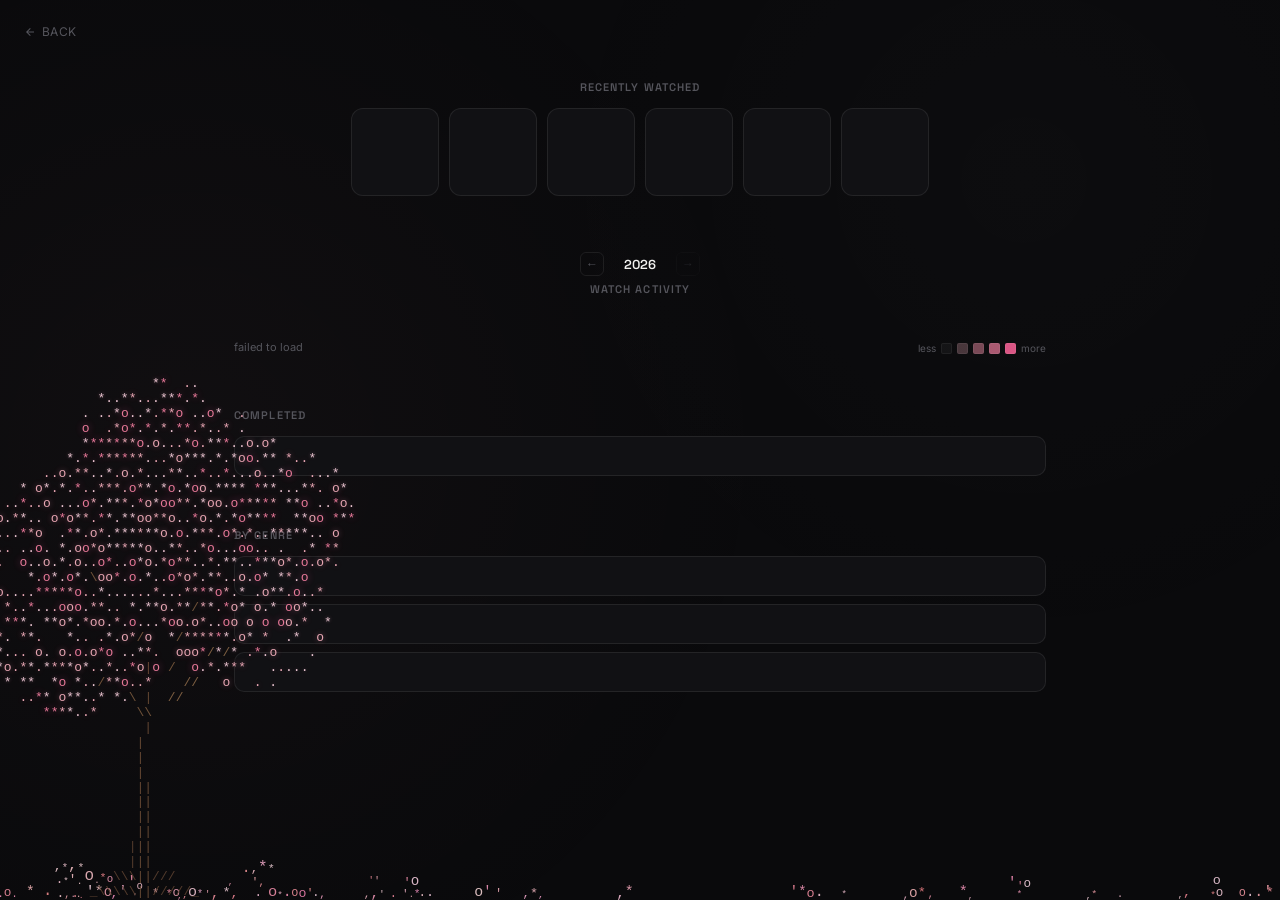
<file: anime/index.html>
<!DOCTYPE html>
<html lang="en">
<head>
<meta charset="UTF-8">
<meta name="viewport" content="width=device-width, initial-scale=1.0">
<title>satori / anime</title>
<link rel="icon" href="https://segs.lol/IEPPV1.png">
<link rel="preconnect" href="https://fonts.googleapis.com">
<link rel="preconnect" href="https://fonts.gstatic.com" crossorigin>
<link href="https://fonts.googleapis.com/css2?family=Space+Grotesk:wght@400;500;600;700&family=Inter:wght@400;500;600&display=swap" rel="stylesheet">
<style>
  :root {
    --bg:          #0a0a0c;
    --card:        #111114;
    --line:        rgba(255,255,255,0.08);
    --line-strong: rgba(255,255,255,0.22);
    --glow:        rgba(255,255,255,0.06);
    --glow-strong: rgba(255,255,255,0.14);
    --text:        #f2f2f0;
    --text-dim:    #8a8a8f;
    --text-dimmer: #55555c;
  }

  * { box-sizing: border-box; margin: 0; padding: 0; }

  html, body {
    background: var(--bg);
    color: var(--text);
    font-family: 'Inter', sans-serif;
    min-height: 100vh;
  }

  body::before {
    content: "";
    position: fixed; inset: 0;
    background-image:
      radial-gradient(circle at 15% 50%, rgba(255,182,193,0.03), transparent 50%),
      radial-gradient(circle at 80% 20%, rgba(255,255,255,0.015), transparent 40%);
    pointer-events: none; z-index: 0;
  }

  .page {
    position: relative; z-index: 1;
    max-width: 860px; margin: 0 auto;
    padding: 80px 24px 100px;
  }

  /* ── back link ── */
  .back-link {
    position: fixed; top: 24px; left: 24px;
    display: inline-flex; align-items: center; gap: 6px;
    text-decoration: none; color: var(--text-dimmer);
    font-size: 12px; letter-spacing: 0.04em; text-transform: uppercase;
    transition: color 0.2s; z-index: 10;
  }
  .back-link:hover { color: var(--text-dim); }
  .back-link svg { width: 12px; height: 12px; }

  /* ── section label ── */
  .section-label {
    font-family: 'Space Grotesk', sans-serif;
    font-size: 11px; font-weight: 600;
    letter-spacing: 0.1em; text-transform: uppercase;
    color: var(--text-dimmer); margin-bottom: 14px;
  }
  .section-label.centered { text-align: center; }

  /* ── recently watched slider ── */
  .slider-wrap { position: relative; margin-bottom: 52px; }

  .slider {
    display: flex; gap: 10px;
    overflow-x: auto; overflow-y: visible;
    scroll-snap-type: x mandatory;
    -webkit-overflow-scrolling: touch;
    scrollbar-width: none; padding-bottom: 4px;
    padding-left:  calc((100% - (88px * 6 + 10px * 5)) / 2);
    padding-right: calc((100% - (88px * 6 + 10px * 5)) / 2);
  }
  .slider::-webkit-scrollbar { display: none; }

  .anime-card {
    position: relative;
    flex: 0 0 88px; width: 88px; height: 88px;
    scroll-snap-align: start; border-radius: 12px;
    cursor: default; z-index: 1;
    transition: flex-basis 0.25s ease, width 0.25s ease;
    display: flex; align-items: stretch;
  }
  .anime-card:hover { flex-basis: 248px; width: 248px; overflow: visible; z-index: 10; }

  .anime-art {
    width: 88px; height: 88px; border-radius: 12px;
    object-fit: cover; display: block;
    background: #1a1a1e; flex-shrink: 0;
    transition: border-radius 0.25s ease;
  }
  .anime-card:hover .anime-art { border-radius: 12px 0 0 12px; }

  .anime-art-placeholder {
    width: 88px; height: 88px; border-radius: 12px;
    background: #1a1a1e; display: flex; align-items: center;
    justify-content: center; color: var(--text-dimmer);
    font-size: 22px; flex-shrink: 0;
    transition: border-radius 0.25s ease;
  }
  .anime-card:hover .anime-art-placeholder { border-radius: 12px 0 0 12px; }

  .anime-info {
    width: 0; height: 88px;
    display: flex; flex-direction: column; justify-content: center;
    padding: 0; background: rgba(14,14,18,0.92);
    backdrop-filter: blur(10px); -webkit-backdrop-filter: blur(10px);
    border: 1px solid var(--line-strong); border-left: none;
    border-radius: 0 12px 12px 0;
    overflow: hidden; opacity: 0;
    transition: width 0.25s ease, opacity 0.2s ease, padding 0.25s ease;
    white-space: nowrap; flex-shrink: 0;
  }
  .anime-card:hover .anime-info { width: 160px; opacity: 1; padding: 0 14px; }

  .anime-title {
    font-family: 'Space Grotesk', sans-serif;
    font-size: 12px; font-weight: 600; color: var(--text);
    white-space: nowrap; overflow: hidden; text-overflow: ellipsis;
    margin-bottom: 3px;
  }
  .anime-ep   { font-size: 11px; color: var(--text-dim); white-space: nowrap; overflow: hidden; text-overflow: ellipsis; }
  .anime-time { font-size: 10px; color: var(--text-dimmer); margin-top: 4px; }

  /* ── heatmap ── */
  .heatmap-section { margin-bottom: 52px; }

  .heatmap-header {
    display: flex; align-items: center; justify-content: center;
    gap: 16px; margin-bottom: 6px;
  }
  .heatmap-year {
    font-family: 'Space Grotesk', sans-serif;
    font-size: 13px; font-weight: 600; color: var(--text);
    min-width: 40px; text-align: center;
  }
  .year-btn {
    background: none; border: 1px solid var(--line);
    border-radius: 6px; color: var(--text-dimmer);
    width: 24px; height: 24px; cursor: pointer;
    display: flex; align-items: center; justify-content: center;
    transition: border-color 0.2s, color 0.2s; font-size: 12px; flex-shrink: 0;
  }
  .year-btn:hover { border-color: var(--line-strong); color: var(--text); }
  .year-btn:disabled { opacity: 0.3; cursor: not-allowed; }

  .heatmap-outer { overflow-x: auto; scrollbar-width: none; padding-bottom: 4px; }
  .heatmap-outer::-webkit-scrollbar { display: none; }

  .heatmap-inner { width: max-content; margin: 0 auto; }

  .heatmap-month-row {
    display: flex; gap: 3px;
    margin-bottom: 4px; position: relative; height: 14px;
  }
  .heatmap-month-label {
    position: absolute;
    font-size: 10px; color: var(--text-dimmer);
    font-family: 'Space Grotesk', sans-serif; letter-spacing: 0.04em;
    line-height: 14px;
  }

  .heatmap-grid { display: flex; gap: 3px; }
  .heatmap-col  { display: flex; flex-direction: column; gap: 3px; }

  .heatmap-cell {
    width: 11px; height: 11px; border-radius: 2px;
    background: rgba(255,255,255,0.04);
    border: 1px solid rgba(255,255,255,0.04);
    cursor: default; transition: border-color 0.15s;
  }
  .heatmap-cell:hover { border-color: rgba(255,255,255,0.3); }
  .heatmap-cell[data-level="1"] { background: rgba(255,183,197,0.25); border-color: rgba(255,183,197,0.12); }
  .heatmap-cell[data-level="2"] { background: rgba(255,150,175,0.45); border-color: rgba(255,150,175,0.22); }
  .heatmap-cell[data-level="3"] { background: rgba(255,133,168,0.65); border-color: rgba(255,133,168,0.35); }
  .heatmap-cell[data-level="4"] { background: rgba(255,100,155,0.85); border-color: rgba(255,100,155,0.45); box-shadow: 0 0 6px rgba(255,100,155,0.25); }

  .heatmap-tooltip {
    position: fixed; z-index: 100;
    background: var(--card); border: 1px solid var(--line-strong);
    border-radius: 8px; padding: 6px 10px;
    font-size: 11px; color: var(--text-dim);
    pointer-events: none; white-space: nowrap;
    box-shadow: 0 4px 16px rgba(0,0,0,0.5);
    opacity: 0; transition: opacity 0.1s;
  }
  .heatmap-tooltip.visible { opacity: 1; }
  .heatmap-tooltip strong { color: var(--text); font-family: 'Space Grotesk', sans-serif; }

  /* day card — shown instead of the plain tooltip when a day has watch entries */
  .heatmap-daycard {
    position: fixed; z-index: 100;
    background: var(--card); border: 1px solid var(--line-strong);
    border-radius: 10px; padding: 10px;
    box-shadow: 0 8px 24px rgba(0,0,0,0.55);
    opacity: 0; transition: opacity 0.12s;
    pointer-events: none; width: 220px;
    max-height: 280px; overflow-y: auto;
  }
  .heatmap-daycard.visible { opacity: 1; }
  .heatmap-daycard::-webkit-scrollbar { width: 5px; }
  .heatmap-daycard::-webkit-scrollbar-thumb { background: rgba(255,182,193,0.25); border-radius: 3px; }
  .heatmap-daycard::-webkit-scrollbar-track { background: transparent; }

  .daycard-date {
    font-family: 'Space Grotesk', sans-serif;
    font-size: 11px; font-weight: 600; color: var(--text-dim);
    margin-bottom: 8px; padding: 0 2px;
  }
  .daycard-row {
    display: flex; align-items: center; gap: 9px;
    padding: 5px 2px;
  }
  .daycard-row + .daycard-row { border-top: 1px solid var(--line); }
  .daycard-cover {
    width: 30px; height: 42px; border-radius: 4px;
    object-fit: cover; background: #1a1a1e; flex-shrink: 0;
  }
  .daycard-cover-placeholder {
    width: 30px; height: 42px; border-radius: 4px;
    background: #1a1a1e; flex-shrink: 0;
    display: flex; align-items: center; justify-content: center;
    color: var(--text-dimmer); font-size: 12px;
  }
  .daycard-info { flex: 1; min-width: 0; }
  .daycard-title {
    font-family: 'Space Grotesk', sans-serif;
    font-size: 11px; font-weight: 600; color: var(--text);
    white-space: nowrap; overflow: hidden; text-overflow: ellipsis;
    margin-bottom: 2px;
  }
  .daycard-ep { font-size: 10px; color: var(--text-dimmer); }

  .heatmap-footer {
    display: flex; align-items: center; justify-content: space-between;
    margin-top: 8px;
  }
  .heatmap-loading { font-size: 11px; color: var(--text-dimmer); min-height: 16px; }
  .heatmap-legend  { display: flex; align-items: center; gap: 5px; font-size: 10px; color: var(--text-dimmer); }
  .legend-cell {
    width: 11px; height: 11px; border-radius: 2px;
    border: 1px solid rgba(255,255,255,0.06);
  }

  /* ── stat bars ── */
  .stats-section { margin-bottom: 52px; }
  .stat-bar-group { display: flex; flex-direction: column; gap: 8px; }

  .stat-bar-item { display: flex; flex-direction: column; }

  .stat-bar-header {
    display: flex; align-items: center; justify-content: space-between;
    padding: 9px 12px;
    background: var(--card); border: 1px solid var(--line);
    border-radius: 10px; cursor: pointer;
    transition: border-color 0.2s, background 0.2s, border-radius 0.15s;
    user-select: none;
  }
  .stat-bar-item.open .stat-bar-header {
    border-radius: 10px 10px 0 0;
    border-bottom-color: transparent;
    background: #141418; border-color: var(--line-strong);
  }
  .stat-bar-header:hover { border-color: var(--line-strong); background: #141418; }

  .stat-bar-left { display: flex; align-items: center; gap: 10px; flex: 1; min-width: 0; }
  .stat-bar-label {
    font-family: 'Space Grotesk', sans-serif;
    font-size: 13px; font-weight: 600; color: var(--text);
    white-space: nowrap; overflow: hidden; text-overflow: ellipsis;
  }
  .stat-bar-track {
    flex: 1; height: 4px; background: rgba(255,255,255,0.06);
    border-radius: 2px; overflow: hidden; min-width: 40px;
  }
  .stat-bar-fill {
    height: 100%; border-radius: 2px;
    background: linear-gradient(90deg, rgba(255,133,168,0.7), rgba(255,183,197,0.9));
    width: 0; transition: width 0.6s cubic-bezier(0.16,1,0.3,1);
  }
  .stat-bar-count {
    font-family: 'Space Grotesk', sans-serif;
    font-size: 12px; font-weight: 600; color: var(--text-dim);
    flex-shrink: 0; margin-left: 10px;
  }
  .stat-bar-chevron {
    color: var(--text-dimmer); font-size: 10px; flex-shrink: 0;
    margin-left: 8px; transition: transform 0.2s;
  }
  .stat-bar-item.open .stat-bar-chevron { transform: rotate(180deg); }

  /* ── expanded list ── */
  .stat-bar-expanded {
    display: none;
    background: #0d0d10;
    border: 1px solid var(--line-strong); border-top: none;
    border-radius: 0 0 10px 10px; overflow: hidden;
  }
  .stat-bar-item.open .stat-bar-expanded { display: block; }

  .expanded-list {
    display: flex; flex-direction: column;
    max-height: 660px; overflow-y: auto;
    scrollbar-width: thin;
    scrollbar-color: rgba(255,182,193,0.45) transparent;
  }
  .expanded-list::-webkit-scrollbar { width: 6px; }
  .expanded-list::-webkit-scrollbar-thumb {
    background: rgba(255,182,193,0.25); border-radius: 3px;
  }
  .expanded-list::-webkit-scrollbar-thumb:hover {
    background: rgba(255,182,193,0.4);
  }
  .expanded-list::-webkit-scrollbar-track { background: transparent; }

  .expanded-item {
    display: flex; align-items: center; gap: 12px;
    padding: 10px 14px; border-bottom: 1px solid var(--line);
    text-decoration: none; color: inherit; transition: background 0.15s;
  }
  .expanded-item:last-child { border-bottom: none; }
  .expanded-item:hover { background: rgba(255,255,255,0.03); }

  .expanded-cover {
    width: 42px; height: 60px; border-radius: 5px;
    object-fit: cover; background: #1a1a1e; flex-shrink: 0;
  }
  .expanded-cover-placeholder {
    width: 42px; height: 60px; border-radius: 5px;
    background: #1a1a1e; flex-shrink: 0;
    display: flex; align-items: center; justify-content: center;
    color: var(--text-dimmer); font-size: 16px;
  }
  .expanded-info { flex: 1; min-width: 0; }
  .expanded-title {
    font-family: 'Space Grotesk', sans-serif;
    font-size: 13px; font-weight: 600; color: var(--text);
    white-space: nowrap; overflow: hidden; text-overflow: ellipsis; margin-bottom: 4px;
  }
  .expanded-meta { font-size: 12px; color: var(--text-dimmer); }
  .expanded-score {
    font-family: 'Space Grotesk', sans-serif;
    font-size: 13px; font-weight: 700; color: var(--text-dim); flex-shrink: 0;
  }

  /* ── shimmer loading ── */
  .shimmer {
    background: var(--card); border: 1px solid var(--line);
    border-radius: 12px; animation: shimmer 1.5s ease-in-out infinite;
  }
  @keyframes shimmer { 0%,100% { opacity: 0.4; } 50% { opacity: 0.8; } }

  /* ── blossom tree ── */
  .blossom-tree {
    position: fixed; left: -4px; bottom: 0;
    font-family: 'Courier New', monospace;
    font-size: 13px; line-height: 1.15; letter-spacing: 0;
    white-space: pre; pointer-events: none; user-select: none;
    z-index: 3; opacity: 0.90;
  }
  .blossom-tree .trunk        { color: #6b4c36; }
  .blossom-tree .branch       { color: #8a6848; }
  .blossom-tree .branch-thin  { color: #7a5a3e; }
  .blossom-tree .blossom      { color: #ffb7c5; text-shadow: 0 0 6px rgba(255,150,180,0.5); }
  .blossom-tree .blossom-deep { color: #ff85a8; text-shadow: 0 0 8px rgba(255,100,160,0.6); }
  .blossom-tree .blossom-pale { color: #ffd6e3; text-shadow: 0 0 4px rgba(255,180,210,0.4); }
  .blossom-tree .root         { color: #5a4030; }
  @media (max-width: 860px) { .blossom-tree { font-size: 10px; } }

  .petal {
    position: fixed; font-family: 'Courier New', monospace;
    pointer-events: none; user-select: none; z-index: 4;
    font-size: 13px; line-height: 1; will-change: transform, opacity;
    animation: drift linear forwards;
  }
  @keyframes drift {
    0%   { transform: translate(0,0) rotate(var(--rot-start)); opacity: 0; }
    6%   { opacity: var(--petal-opacity); }
    90%  { opacity: calc(var(--petal-opacity) * 0.5); }
    100% { transform: translate(var(--drift-x),var(--drift-y)) rotate(var(--rot-end)); opacity: 0; }
  }
  #bg-layer    { position: fixed; inset: 0; pointer-events: none; z-index: 1; }
  #petal-floor {
    position: fixed; bottom: 0; left: 0; width: 100%; height: 0;
    overflow: visible; pointer-events: none; user-select: none;
    z-index: 2; font-family: 'Courier New', monospace; line-height: 1.1;
  }
  .floor-col   { position: absolute; bottom: 0; display: flex; flex-direction: column-reverse; align-items: center; }
  .floor-petal { display: block; line-height: 1; transition: opacity 2s ease-out; }
</style>
</head>
<body>

<div id="bg-layer"></div>
<div id="petal-floor"></div>
<div class="blossom-tree" id="blossom-tree" aria-hidden="true"></div>
<div class="heatmap-tooltip" id="heatmap-tooltip"></div>
<div class="heatmap-daycard" id="heatmap-daycard"></div>

<a class="back-link" href="/home">
  <svg viewBox="0 0 24 24" fill="currentColor"><path d="M20 11H7.83l5.59-5.59L12 4l-8 8 8 8 1.41-1.41L7.83 13H20v-2z"/></svg>
  back
</a>

<div class="page">

  <!-- recently watched -->
  <div class="slider-wrap">
    <div class="section-label centered">recently watched</div>
    <div class="slider" id="slider">
      <div class="shimmer" style="flex:0 0 88px;height:88px"></div>
      <div class="shimmer" style="flex:0 0 88px;height:88px"></div>
      <div class="shimmer" style="flex:0 0 88px;height:88px"></div>
      <div class="shimmer" style="flex:0 0 88px;height:88px"></div>
      <div class="shimmer" style="flex:0 0 88px;height:88px"></div>
      <div class="shimmer" style="flex:0 0 88px;height:88px"></div>
    </div>
  </div>

  <!-- heatmap -->
  <div class="heatmap-section">
    <div class="heatmap-header">
      <button class="year-btn" id="year-prev">&#8592;</button>
      <span class="heatmap-year" id="heatmap-year-label"></span>
      <button class="year-btn" id="year-next">&#8594;</button>
    </div>
    <div class="section-label centered">watch activity</div>
    <div class="heatmap-outer">
      <div class="heatmap-inner" id="heatmap-inner">
        <div class="heatmap-month-row" id="heatmap-month-row"></div>
        <div class="heatmap-grid"     id="heatmap-grid"></div>
      </div>
    </div>
    <div class="heatmap-footer">
      <span class="heatmap-loading" id="heatmap-loading"></span>
      <div class="heatmap-legend">
        <span>less</span>
        <div class="legend-cell" style="background:rgba(255,255,255,0.04)"></div>
        <div class="legend-cell" style="background:rgba(255,183,197,0.25)"></div>
        <div class="legend-cell" style="background:rgba(255,150,175,0.45)"></div>
        <div class="legend-cell" style="background:rgba(255,133,168,0.65)"></div>
        <div class="legend-cell" style="background:rgba(255,100,155,0.85)"></div>
        <span>more</span>
      </div>
    </div>
  </div>

  <!-- completed -->
  <div class="stats-section">
    <div class="section-label">completed</div>
    <div class="stat-bar-group" id="completed-list">
      <div class="shimmer" style="height:40px;border-radius:10px"></div>
    </div>
  </div>

  <!-- genres -->
  <div class="stats-section">
    <div class="section-label">by genre</div>
    <div class="stat-bar-group" id="genre-list">
      <div class="shimmer" style="height:40px;border-radius:10px"></div>
      <div class="shimmer" style="height:40px;border-radius:10px"></div>
      <div class="shimmer" style="height:40px;border-radius:10px"></div>
    </div>
  </div>

</div>

<script>
const API = 'https://api.satos.cc';

// ── client-side session cache — avoids re-fetching on back/forward ─
const MEM = {};
function memGet(key) { return MEM[key] ?? null; }
function memSet(key, val) { MEM[key] = val; }

// ── time helper ───────────────────────────────────────────────────
function timeAgo(ts) {
  const diff = Date.now() - ts * 1000;
  const m = Math.floor(diff / 60000);
  if (m < 1)  return 'just now';
  if (m < 60) return `${m}m ago`;
  const h = Math.floor(m / 60);
  if (h < 24) return `${h}h ago`;
  return `${Math.floor(h / 24)}d ago`;
}

// ── recently watched ──────────────────────────────────────────────
async function loadRecent() {
  let entries = memGet('recent');
  if (!entries) {
    const res = await fetch(`${API}/anime/recent`);
    entries   = await res.json();
    memSet('recent', entries);
  }

  const slider = document.getElementById('slider');
  if (!entries.length) {
    slider.innerHTML = '<div style="font-size:13px;color:var(--text-dimmer);padding:20px 0">no recent activity</div>';
    return;
  }

  slider.innerHTML = entries.map(a => {
    const ep  = a.status === 'watched episode' ? `ep ${a.progress}` : (a.status || '');
    const art = a.cover
      ? `<img class="anime-art" src="${a.cover}" alt="${a.title}" loading="lazy">`
      : `<div class="anime-art-placeholder">▶</div>`;
    return `
      <div class="anime-card">
        ${art}
        <div class="anime-info">
          <div class="anime-title">${a.title}</div>
          <div class="anime-ep">${ep}</div>
          <div class="anime-time">${timeAgo(a.createdAt)}</div>
        </div>
      </div>`;
  }).join('');

  // scroll wheel → horizontal
  slider.addEventListener('wheel', e => {
    if (Math.abs(e.deltaY) > Math.abs(e.deltaX)) {
      e.preventDefault();
      slider.scrollLeft += e.deltaY;
    }
  }, { passive: false });
}

// ── heatmap ───────────────────────────────────────────────────────
const MONTHS   = ['Jan','Feb','Mar','Apr','May','Jun','Jul','Aug','Sep','Oct','Nov','Dec'];
let   hmYear   = new Date().getFullYear();
let   hmLoading = false;

function levelFor(n) {
  if (!n)    return 0;
  if (n < 2) return 1;
  if (n < 4) return 2;
  if (n < 7) return 3;
  return 4;
}

async function renderHeatmap(year) {
  if (hmLoading) return;
  hmLoading = true;

  document.getElementById('heatmap-year-label').textContent = year;
  document.getElementById('year-next').disabled = year >= new Date().getFullYear();
  document.getElementById('year-prev').disabled = false;
  document.getElementById('heatmap-loading').textContent = 'loading...';

  const cacheKey = `heatmap:${year}`;
  let dayMap = memGet(cacheKey);
  if (!dayMap) {
    try {
      const res = await fetch(`${API}/anime/heatmap?year=${year}`);
      dayMap    = await res.json();
      memSet(cacheKey, dayMap);
    } catch {
      document.getElementById('heatmap-loading').textContent = 'failed to load';
      hmLoading = false;
      return;
    }
  }
  document.getElementById('heatmap-loading').textContent = '';

  const grid     = document.getElementById('heatmap-grid');
  const monthRow = document.getElementById('heatmap-month-row');
  grid.innerHTML     = '';
  monthRow.innerHTML = '';

  // Build week columns — Sunday-aligned
  const yearStart = new Date(`${year}-01-01`);
  const yearEnd   = new Date(`${year}-12-31`);
  const startDay  = yearStart.getDay(); // 0=Sun

  const cur = new Date(yearStart);
  cur.setDate(cur.getDate() - startDay);

  const CELL = 11, GAP = 3;
  let colIndex = 0, col = null;
  const monthSeen = new Set();
  const cellEntries = new Map(); // cell element -> entries array, for the hover daycard

  while (cur <= yearEnd) {
    if (cur.getDay() === 0) {
      col = document.createElement('div');
      col.className = 'heatmap-col';
      grid.appendChild(col);

      // Check if this column contains a month boundary
      for (let d = 0; d < 7; d++) {
        const p = new Date(cur);
        p.setDate(p.getDate() + d);
        if (p >= yearStart && p <= yearEnd && p.getDate() === 1 && !monthSeen.has(p.getMonth())) {
          monthSeen.add(p.getMonth());
          const lbl = document.createElement('span');
          lbl.className   = 'heatmap-month-label';
          lbl.textContent = MONTHS[p.getMonth()];
          lbl.style.left  = (colIndex * (CELL + GAP)) + 'px';
          monthRow.appendChild(lbl);
          break;
        }
      }
      colIndex++;
    }

    const inYear = cur >= yearStart && cur <= yearEnd;
    const cell   = document.createElement('div');
    cell.className = 'heatmap-cell';

    if (inYear) {
      const key     = `${cur.getFullYear()}-${String(cur.getMonth()+1).padStart(2,'0')}-${String(cur.getDate()).padStart(2,'0')}`;
      const entries = dayMap[key] || [];
      const count   = entries.length;
      cell.dataset.level = levelFor(count);
      const label = cur.toLocaleDateString('en-US', { month:'short', day:'numeric', year:'numeric' });
      cell.dataset.dateLabel = label;
      if (count) cellEntries.set(cell, entries);
    } else {
      cell.style.opacity       = '0';
      cell.style.pointerEvents = 'none';
    }

    col.appendChild(cell);
    cur.setDate(cur.getDate() + 1);
  }

  // Set month row width to match grid
  monthRow.style.width = (colIndex * (CELL + GAP) - GAP) + 'px';

  // Tooltip + daycard
  const tooltip = document.getElementById('heatmap-tooltip');
  const daycard = document.getElementById('heatmap-daycard');

  function positionPopup(el, cellRect) {
    el.style.left = (cellRect.left + cellRect.width/2 - el.offsetWidth/2) + 'px';
    let top = cellRect.top - el.offsetHeight - 8;
    if (top < 8) top = cellRect.bottom + 8; // flip below if it'd clip the top of the viewport
    el.style.top = top + 'px';
  }

  grid.addEventListener('mousemove', e => {
    const cell = e.target.closest('.heatmap-cell');
    if (!cell || !cell.dataset.dateLabel) {
      tooltip.classList.remove('visible');
      daycard.classList.remove('visible');
      return;
    }

    const entries = cellEntries.get(cell);
    const r = cell.getBoundingClientRect();

    if (entries && entries.length) {
      tooltip.classList.remove('visible');
      daycard.innerHTML = `
        <div class="daycard-date">${cell.dataset.dateLabel}</div>
        ${entries.map(en => `
          <div class="daycard-row">
            ${en.cover
              ? `<img class="daycard-cover" src="${en.cover}" alt="" loading="lazy">`
              : `<div class="daycard-cover-placeholder">▶</div>`}
            <div class="daycard-info">
              <div class="daycard-title">${en.title}</div>
              <div class="daycard-ep">${en.episode}${en.episodes ? ` / ${en.episodes}` : ''}</div>
            </div>
          </div>`).join('')}`;
      daycard.classList.add('visible');
      positionPopup(daycard, r);
    } else {
      daycard.classList.remove('visible');
      tooltip.innerHTML = cell.dataset.dateLabel;
      tooltip.classList.add('visible');
      positionPopup(tooltip, r);
    }
  });
  grid.addEventListener('mouseleave', () => {
    tooltip.classList.remove('visible');
    daycard.classList.remove('visible');
  });

  hmLoading = false;
}

document.getElementById('year-prev').addEventListener('click', () => { hmYear--; renderHeatmap(hmYear); });
document.getElementById('year-next').addEventListener('click', () => { hmYear++; renderHeatmap(hmYear); });

// ── stats: completed + genres ─────────────────────────────────────
function coverHTML(cover, title, portrait) {
  const w = portrait ? 42 : 32, h = portrait ? 60 : 32;
  const r = portrait ? 5 : 6;
  if (cover) return `<img class="expanded-cover" src="${cover}" alt="${title}" loading="lazy" style="width:${w}px;height:${h}px;border-radius:${r}px">`;
  return `<div class="expanded-cover-placeholder" style="width:${w}px;height:${h}px;border-radius:${r}px">▶</div>`;
}

function expandedItemHTML(e) {
  const meta = [e.episodes ? `${e.episodes} ep` : '', e.year || ''].filter(Boolean).join(' · ');
  return `
    <a class="expanded-item" href="${e.siteUrl}" target="_blank" rel="noopener">
      ${coverHTML(e.cover, e.title, true)}
      <div class="expanded-info">
        <div class="expanded-title">${e.title}</div>
        <div class="expanded-meta">${meta}</div>
      </div>
      ${e.score ? `<div class="expanded-score">${e.score}/10</div>` : ''}
    </a>`;
}

function makeBarItem(label, count, maxCount, entries, uid) {
  const pct = maxCount > 0 ? (count / maxCount) * 100 : 0;
  const id  = `bar-${uid}`;
  return `
    <div class="stat-bar-item" id="${id}">
      <div class="stat-bar-header" onclick="toggleBar('${id}')">
        <div class="stat-bar-left">
          <span class="stat-bar-label">${label}</span>
          <div class="stat-bar-track">
            <div class="stat-bar-fill" data-pct="${pct}"></div>
          </div>
        </div>
        <span class="stat-bar-count">${count}</span>
        <span class="stat-bar-chevron">▾</span>
      </div>
      <div class="stat-bar-expanded">
        <div class="expanded-list">${entries.map(expandedItemHTML).join('')}</div>
      </div>
    </div>`;
}

function toggleBar(id) {
  document.getElementById(id).classList.toggle('open');
}

// Animate bars in after render
function animateBars() {
  requestAnimationFrame(() => {
    document.querySelectorAll('.stat-bar-fill').forEach(el => {
      el.style.width = el.dataset.pct + '%';
    });
  });
}

async function loadStats() {
  let stats = memGet('stats');
  if (!stats) {
    const res = await fetch(`${API}/anime/stats`);
    stats     = await res.json();
    memSet('stats', stats);
  }

  const { completed, genres } = stats;

  // Completed — single bar, all entries
  document.getElementById('completed-list').innerHTML = makeBarItem(
    `${completed.length} completed`,
    completed.length,
    completed.length,
    completed,
    'completed'
  );

  // Genres
  const maxGenre = genres[0]?.count || 1;
  document.getElementById('genre-list').innerHTML = genres.map((g, i) =>
    makeBarItem(g.name, g.count, maxGenre, g.entries, `genre-${i}`)
  ).join('');

  animateBars();
}

// ── cherry blossom tree ───────────────────────────────────────────
const treeEl=document.getElementById('blossom-tree');
const GRID_W=58,GRID_H=42;let grid,blossomCells;
function makeGrid(){const g=[];for(let y=0;y<GRID_H;y++)g.push(new Array(GRID_W).fill(' '));return g;}
function setCell(x,y,ch,cls){if(x<0||x>=GRID_W||y<0||y>=GRID_H)return;const ex=grid[y][x];if(typeof ex==='string'&&ex.includes('blossom'))return;grid[y][x]=cls?`<span class="${cls}">${ch}</span>`:ch;if(cls&&cls.startsWith('blossom'))blossomCells.push({x,y});}
let rngSeed=137;
function rand(){rngSeed=(rngSeed*1664525+1013904223)&0xffffffff;return(rngSeed>>>0)/0xffffffff;}
function drawBranch(x,y,dx,dy,len,cls){for(let i=0;i<len;i++){const nx=Math.round(x+dx*i),ny=Math.round(y+dy*i);let ch;if(Math.abs(dx)<0.1)ch='|';else if(Math.abs(dy)<0.1)ch='_';else if(dx>0&&dy<0)ch='/';else if(dx<0&&dy<0)ch='\\';else if(dx>0&&dy>0)ch='\\';else ch='/';setCell(nx,ny,ch,cls);}}
function placeBlossom(cx,cy,r){const o=[];for(let ly=-r;ly<=r;ly++)for(let lx=-r*2;lx<=r*2;lx++){const d=Math.sqrt((lx/(r*2.1))**2+(ly/(r*0.85))**2);if(d<=1)o.push([lx,ly]);}for(const[lx,ly]of o){if(rand()<0.72){let cls,ch;const v=rand();if(v<0.15){cls='blossom-deep';ch=rand()<0.5?'*':'o';}else if(v<0.55){cls='blossom';ch=rand()<0.4?'*':rand()<0.5?'.':'o';}else{cls='blossom-pale';ch=rand()<0.6?'.':'*';}setCell(cx+lx,cy+ly,ch,cls);}}}
function initTree(){rngSeed=137;grid=makeGrid();blossomCells=[];const bX=18,bY=GRID_H-1,bH=22;for(let i=0;i<bH;i++){const t=i/bH,w=Math.round(t*t*2),x=bX+w,y=bY-i;setCell(x,y,w>0&&i===bH-1?'/':'|','trunk');if(i<8)setCell(x+1,y,'|','trunk');if(i<4)setCell(x-1,y,'|','root');}const rx=bX,ry=bY;for(let i=1;i<=5;i++){setCell(rx-i,ry,'\\','root');setCell(rx+1+i,ry,'/','root');}setCell(rx-6,ry,'_','root');setCell(rx+7,ry,'_','root');for(let i=1;i<=3;i++){setCell(rx-i,ry-1,'\\','root');setCell(rx+1+i,ry-1,'/','root');}const tX=bX+2,tY=bY-bH;const sc=[{sx:-1,sy:6,a:145,l:13},{sx:-1,sy:10,a:155,l:10},{sx:2,sy:5,a:35,l:14},{sx:2,sy:9,a:25,l:11},{sx:1,sy:0,a:100,l:9},{sx:1,sy:0,a:80,l:9},{sx:0,sy:2,a:120,l:8},{sx:2,sy:2,a:60,l:8},{sx:0,sy:7,a:130,l:7},{sx:2,sy:7,a:50,l:7}];const tips=[];for(const s of sc){const sX=tX+s.sx,sY=tY+s.sy,rad=(s.a*Math.PI)/180,dx=Math.cos(rad),dy=-Math.sin(rad);drawBranch(sX,sY,dx,dy,s.l,s.l>=11?'branch':'branch-thin');tips.push({x:Math.round(sX+dx*s.l),y:Math.round(sY+dy*s.l),r:Math.floor(s.l/3.2)+2});for(let k=0;k<2;k++){if(rand()<0.65){const sp=0.4+rand()*0.4,bx=Math.round(sX+dx*s.l*sp),by=Math.round(sY+dy*s.l*sp),sr=(rand()<0.5?1:-1)*(25+rand()*30),br=((s.a+sr)*Math.PI)/180,sl=Math.floor(s.l*(0.4+rand()*0.3));drawBranch(bx,by,Math.cos(br),-Math.sin(br),sl,'branch-thin');tips.push({x:Math.round(bx+Math.cos(br)*sl),y:Math.round(by-Math.sin(br)*sl),r:2});}}}for(const t of tips)placeBlossom(t.x,t.y,t.r);for(let p=0;p<6;p++)placeBlossom(tX+Math.round((rand()-0.45)*22),tY-Math.round(rand()*8),3+Math.floor(rand()*3));}
initTree();treeEl.innerHTML=grid.map(r=>r.join('')).join('\n');

// ── drifting petals ───────────────────────────────────────────────
const PC=['*','.','o',"'",','],PCOUNT=55;
const PCOLS=['hsl(345,100%,88%)','hsl(350,100%,82%)','hsl(340,100%,78%)','hsl(355,100%,92%)','hsl(320,80%,85%)'];
function bOrigin(){if(!blossomCells.length)return null;const c=blossomCells[Math.floor(Math.random()*blossomCells.length)];const r=treeEl.getBoundingClientRect();return{x:r.left+c.x*7.8+(Math.random()-0.5)*20,y:r.top+c.y*14.95+(Math.random()-0.5)*14};}
const fEl=document.getElementById('petal-floor'),CW=18,MP=6,fc={};
function gfc(x){const i=Math.floor(x/CW);if(!fc[i])fc[i]={rows:[],baseX:i*CW};return fc[i];}
function mrs(){const n=1+Math.floor(Math.random()*4),s=[];for(let i=0;i<n;i++){const el=document.createElement('span');el.className='floor-petal';el.textContent=PC[Math.floor(Math.random()*PC.length)];el.style.cssText=`font-size:${8+Math.random()*8}px;color:hsl(${330+Math.random()*30},90%,${75+Math.random()*18}%);opacity:0.85;`;s.push(el);}return s;}
function lp(x,color){const col=gfc(x);if(col.rows.length>=MP)return;const rEl=document.createElement('div');rEl.style.cssText='display:flex;align-items:flex-end;justify-content:center;line-height:1;';mrs(color).forEach(s=>rEl.appendChild(s));let cEl=fEl.querySelector(`[data-col="${Math.floor(x/CW)}"]`);if(!cEl){cEl=document.createElement('div');cEl.className='floor-col';cEl.dataset.col=Math.floor(x/CW);cEl.style.left=(col.baseX+(Math.random()-0.5)*CW*0.6)+'px';cEl.style.width=(CW+Math.floor(Math.random()*8))+'px';fEl.appendChild(cEl);}cEl.appendChild(rEl);col.rows.push({el:rEl,age:0});}
setInterval(()=>{for(const i of Object.keys(fc)){const col=fc[i];if(!col.rows.length)continue;col.rows.forEach(r=>r.age++);const b=col.rows[0];if(b&&b.age>24){b.el.style.transition='opacity 3s ease-out';b.el.style.opacity='0';setTimeout(()=>b.el.remove(),3000);col.rows.shift();}}},8000);
function sp(d){const el=document.createElement('span');el.className='petal';el.textContent=PC[Math.floor(Math.random()*PC.length)];function launch(o){if(o){el.style.left=o.x+'px';el.style.top=o.y+'px';}else{el.style.left=(Math.random()*window.innerWidth*0.18)+'px';el.style.top=(Math.random()*window.innerHeight*0.75)+'px';}const sx=parseFloat(el.style.left),dx=window.innerWidth*(0.55+Math.random()*0.55),dy=window.innerHeight*(0.05+Math.random()*0.6),rs=(Math.random()-0.5)*40,re=rs+(Math.random()-0.5)*200,dur=7000+Math.random()*12000,op=0.55+Math.random()*0.45,col=PCOLS[Math.floor(Math.random()*PCOLS.length)];el.style.setProperty('--drift-x',dx+'px');el.style.setProperty('--drift-y',dy+'px');el.style.setProperty('--rot-start',rs+'deg');el.style.setProperty('--rot-end',re+'deg');el.style.setProperty('--petal-opacity',op);el.style.animationDuration=dur+'ms';el.style.animationDelay=(d??0)+'ms';el.style.fontSize=(10+Math.random()*5)+'px';el.style.color=col;el.style.animationName='none';void el.offsetWidth;el.style.animationName='drift';el.addEventListener('animationend',()=>{if(dy>window.innerHeight*0.3&&Math.random()<0.35){const lx=sx+dx;if(lx>=0&&lx<=window.innerWidth)lp(lx,col);}el.style.animationDelay='0ms';setTimeout(()=>launch(bOrigin()),200+Math.random()*1800);},{once:true});}document.getElementById('bg-layer').appendChild(el);launch(bOrigin());}
for(let i=0;i<PCOUNT;i++)sp(i<12?-(Math.random()*9000):Math.random()*6000);
setTimeout(()=>{const r=treeEl.getBoundingClientRect(),cx=r.left+r.width*0.35,sw=r.width*1.1;for(let i=0;i<38;i++){const u1=Math.random(),u2=Math.random(),g=Math.sqrt(-2*Math.log(u1+0.0001))*Math.cos(2*Math.PI*u2),x=cx+g*(sw*0.3)+Math.random()*sw*0.25;if(x<0||x>window.innerWidth)continue;const col=gfc(x);if(col.rows.length>=3)continue;const color=PCOLS[Math.floor(Math.random()*PCOLS.length)];const rEl=document.createElement('div');rEl.style.cssText='display:flex;align-items:flex-end;justify-content:center;line-height:1;';mrs(color).forEach(s=>rEl.appendChild(s));let cEl=fEl.querySelector(`[data-col="${Math.floor(x/CW)}"]`);if(!cEl){cEl=document.createElement('div');cEl.className='floor-col';cEl.dataset.col=Math.floor(x/CW);cEl.style.left=(col.baseX+(Math.random()-0.5)*CW*0.6)+'px';cEl.style.width=(CW+Math.floor(Math.random()*8))+'px';fEl.appendChild(cEl);}cEl.appendChild(rEl);col.rows.push({el:rEl,age:Math.floor(Math.random()*8)});}},100);

// ── keyboard nav ──────────────────────────────────────────────────
const NAV={home:'/home',japan:'/jp',music:'/music',anime:'/anime',github:'/git',movies:'/movies',socials:'/'};
const ML=Math.max(...Object.keys(NAV).map(k=>k.length));let nb='';
document.addEventListener('keydown',e=>{if(e.metaKey||e.ctrlKey||e.altKey||e.key.length!==1)return;nb+=e.key.toLowerCase();if(nb.length>ML)nb=nb.slice(-ML);for(const[w,u]of Object.entries(NAV)){if(nb.endsWith(w)){window.location.href=u;return;}}});

// ── boot ──────────────────────────────────────────────────────────
loadRecent().catch(console.error);
renderHeatmap(hmYear).catch(console.error);
loadStats().catch(console.error);
</script>
</body>
</html>
</file>
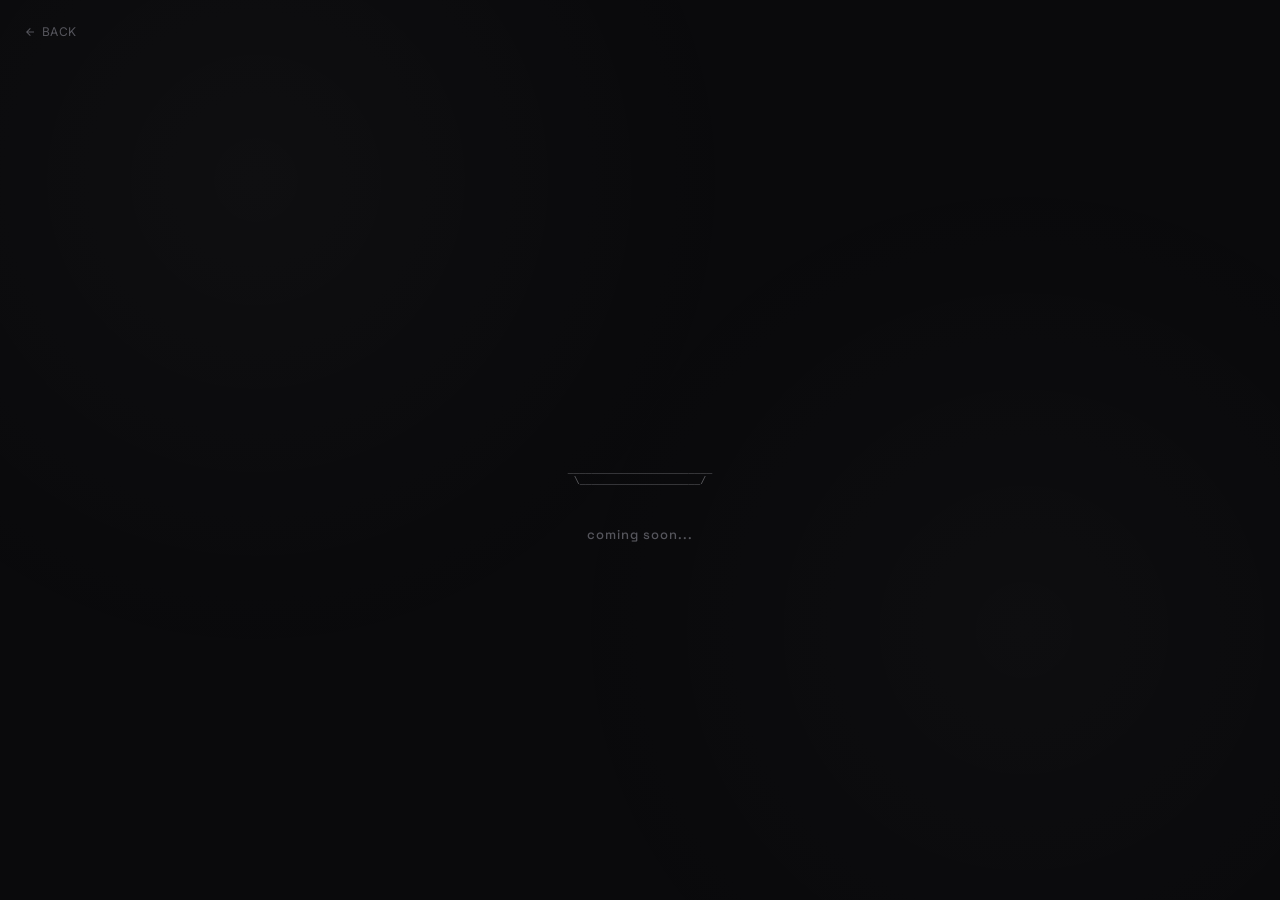
<file: git/index.html>
<!DOCTYPE html>
<html lang="en">
<head>
<meta charset="UTF-8">
<meta name="viewport" content="width=device-width, initial-scale=1.0">
<title>satori</title>
<link rel="icon" href="https://segs.lol/IEPPV1.png">
<link rel="preconnect" href="https://fonts.googleapis.com">
<link rel="preconnect" href="https://fonts.gstatic.com" crossorigin>
<link href="https://fonts.googleapis.com/css2?family=Space+Grotesk:wght@400;500;600;700&family=Inter:wght@400;500;600&display=swap" rel="stylesheet">
<style>
  :root {
    --bg: #0a0a0c;
    --line: rgba(255,255,255,0.08);
    --line-strong: rgba(255,255,255,0.22);
    --text: #f2f2f0;
    --text-dim: #8a8a8f;
    --text-dimmer: #55555c;
  }

  * { box-sizing: border-box; }

  html, body {
    margin: 0;
    padding: 0;
    min-height: 100vh;
    background: var(--bg);
    color: var(--text);
    font-family: 'Inter', sans-serif;
    overflow: hidden;
  }

  body::before {
    content: "";
    position: fixed;
    inset: 0;
    background-image:
      radial-gradient(circle at 20% 20%, rgba(255,255,255,0.025), transparent 40%),
      radial-gradient(circle at 80% 70%, rgba(255,255,255,0.02), transparent 40%);
    pointer-events: none;
  }

  .back-link {
    position: fixed;
    top: 24px;
    left: 24px;
    display: inline-flex;
    align-items: center;
    gap: 6px;
    text-decoration: none;
    color: var(--text-dimmer);
    font-size: 12px;
    letter-spacing: 0.04em;
    text-transform: uppercase;
    transition: color 0.2s;
    z-index: 10;
  }

  .back-link:hover { color: var(--text-dim); }
  .back-link svg { width: 12px; height: 12px; }

  .center {
    position: fixed;
    inset: 0;
    display: flex;
    flex-direction: column;
    align-items: center;
    justify-content: center;
    gap: 0;
    pointer-events: none;
    user-select: none;
  }

  .bonsai {
    font-family: 'Courier New', monospace;
    font-size: 10px;
    line-height: 1.1;
    letter-spacing: 0;
    color: var(--text-dimmer);
    white-space: pre;
    opacity: 0.85;
    transition: opacity 0.6s ease-in-out;
  }

  .bonsai .leaf  { color: #cfcfcf; }
  .bonsai .trunk { color: #8a8a8f; }
  .bonsai .pot   { color: #6a6a6f; }

  .coming-soon {
    margin-top: 28px;
    font-family: 'Space Grotesk', sans-serif;
    font-size: 13px;
    font-weight: 500;
    color: var(--text-dimmer);
    letter-spacing: 0.08em;
  }
</style>
</head>
<body>

<a class="back-link" href="/home">
  <svg viewBox="0 0 24 24" fill="currentColor"><path d="M20 11H7.83l5.59-5.59L12 4l-8 8 8 8 1.41-1.41L7.83 13H20v-2z"/></svg>
  back
</a>

<div class="center">
  <div class="bonsai" id="bonsai" aria-hidden="true"></div>
  <p class="coming-soon">coming soon...</p>
</div>

<script>
  const bonsaiEl  = document.getElementById('bonsai');
  const GRID_W    = 28;
  const GRID_H    = 14;
  const BASE_LIFE = 24;

  let grid, branches, rngSeed, growTimer;

  function rand() {
    rngSeed = (rngSeed * 9301 + 49297) % 233280;
    return rngSeed / 233280;
  }

  function makeGrid() {
    const g = [];
    for (let y = 0; y < GRID_H; y++) g.push(new Array(GRID_W).fill(' '));
    return g;
  }

  let leafCells = [], fallingLeaves = [];

  function setCell(x, y, ch, cls) {
    if (x < 0 || x >= GRID_W || y < 0 || y >= GRID_H) return;
    grid[y][x] = cls ? `<span class="${cls}">${ch}</span>` : ch;
    if (cls === 'leaf') leafCells.push({ x, y });
  }

  const TRUNK = 0, SHOOT_LEFT = 1, SHOOT_RIGHT = 2;

  function pushBranch(x, y, type, lifeLeft) {
    branches.push({ x, y, type, life: lifeLeft, age: 0, shot: false });
  }

  function stepDirection(b) {
    if (b.type === TRUNK) {
      const wobbleChance = b.age < 4 ? 0.12 : 0.32;
      const r = rand();
      let dx = 0;
      if (r < wobbleChance / 2) dx = -1;
      else if (r < wobbleChance) dx = 1;
      return { dx, dy: -1, ch: dx === 0 ? '|' : (dx < 0 ? '\\' : '/') };
    } else if (b.type === SHOOT_LEFT) {
      const dy = rand() < 0.4 ? -1 : 0;
      return { dx: -1, dy, ch: dy < 0 ? '\\' : '_' };
    } else {
      const dy = rand() < 0.4 ? -1 : 0;
      return { dx: 1, dy, ch: dy < 0 ? '/' : '_' };
    }
  }

  function stepBranch(b) {
    if (b.life <= 0) return;
    b.age++; b.life--;
    const { dx, dy, ch } = stepDirection(b);
    if (b.type === TRUNK && !b.shot && b.life > 6 && b.age >= 3) {
      const forceChance = (b.age === 5 || b.age === 9) ? 0.8 : 0.15;
      if (rand() < forceChance) {
        pushBranch(b.x, b.y, rand() < 0.5 ? SHOOT_LEFT : SHOOT_RIGHT, Math.max(4, Math.floor(b.life * 0.65)));
        b.shot = true;
        if (rand() < 0.5) b.shot = false;
      }
    }
    setCell(b.x, b.y, ch, 'trunk');
    b.x += dx; b.y += dy;
    if (b.life <= 2 || b.y <= 1) {
      for (const [lx, ly] of [[0,0],[-1,0],[1,0],[0,-1],[-1,-1],[1,-1],[0,1],[1,1],[-1,1]])
        if (rand() < 0.6) setCell(b.x + lx, b.y + ly, '&', 'leaf');
    }
  }

  function initTree() {
    rngSeed = (Date.now() % 100000) + 41;
    grid = makeGrid(); branches = []; leafCells = []; fallingLeaves = [];
    pushBranch(Math.floor(GRID_W / 2), GRID_H - 3, TRUNK, BASE_LIFE);
    // top rim: ___________
    const rimStr = ' '.repeat(2) + '_'.repeat(GRID_W - 4) + ' '.repeat(2);
    for (let i = 0; i < rimStr.length; i++) setCell(i, GRID_H - 3, rimStr[i], 'pot');
    // bottom bowl: \_________/
    const bowlInner = Math.max(2, GRID_W - 8);
    const bowlPad   = Math.floor((GRID_W - bowlInner - 2) / 2);
    const bowlStr   = ' '.repeat(bowlPad) + '\\' + '_'.repeat(bowlInner) + '/' + ' '.repeat(bowlPad);
    for (let i = 0; i < bowlStr.length; i++) setCell(i, GRID_H - 2, bowlStr[i], 'pot');
  }

  function renderGrid() {
    const c = grid.map(r => r.slice());
    for (const l of fallingLeaves)
      if (l.y >= 0 && l.y < GRID_H && l.x >= 0 && l.x < GRID_W)
        c[l.y][l.x] = `<span class="leaf">&</span>`;
    bonsaiEl.innerHTML = c.map(r => r.join('')).join('\n');
  }

  function growStep() {
    if (!branches.length) return false;
    const alive = [];
    for (const b of branches) {
      if (b.life > 0 && b.y > 0 && b.x > 0 && b.x < GRID_W - 1) {
        stepBranch(b);
        if (b.life > 0 && b.y > 0 && b.x > 0 && b.x < GRID_W - 1) alive.push(b);
      }
    }
    branches = alive; renderGrid();
    return branches.length > 0;
  }

  function detachOneLeaf() {
    if (!leafCells.length) return false;
    const idx = Math.floor(rand() * leafCells.length);
    const { x, y } = leafCells.splice(idx, 1)[0];
    setCell(x, y, ' ', null);
    fallingLeaves.push({ x, y, settleDelay: Math.floor(rand() * 3) });
    renderGrid(); return true;
  }

  function tickFallingLeaves() {
    if (!fallingLeaves.length) return false;
    const still = [];
    for (const leaf of fallingLeaves) {
      if (leaf.settleDelay > 0) { leaf.settleDelay--; still.push(leaf); continue; }
      const nextY = leaf.y + 1;
      if (nextY >= GRID_H - 1) continue;
      let nextX = leaf.x;
      const drift = rand();
      if (drift < 0.18) nextX -= 1;
      else if (drift < 0.36) nextX += 1;
      leaf.x = Math.max(1, Math.min(GRID_W - 2, nextX));
      leaf.y = nextY;
      still.push(leaf);
    }
    fallingLeaves = still; renderGrid();
    return fallingLeaves.length > 0 || leafCells.length > 0;
  }

  let detachTimer, fallTimer;

  function startLeafFall() {
    detachTimer = setInterval(() => { if (!detachOneLeaf()) clearInterval(detachTimer); }, 1400);
    fallTimer   = setInterval(() => {
      if (!tickFallingLeaves()) {
        clearInterval(detachTimer); clearInterval(fallTimer);
        setTimeout(runCycle, 4000);
      }
    }, 350);
  }

  function runCycle() {
    bonsaiEl.style.opacity = '0';
    setTimeout(() => {
      initTree(); renderGrid(); bonsaiEl.style.opacity = '0.85';
      growTimer = setInterval(() => {
        if (!growStep()) { clearInterval(growTimer); setTimeout(startLeafFall, 6000); }
      }, 3000);
    }, 500);
  }

  runCycle();

  // ── type page name to navigate ─────────────────────────────────
  const NAV = { home:'/home', japan:'/jp', music:'/music', anime:'/anime', github:'/git', movies:'/movies', socials:'/' };
  const MAX_LEN = Math.max(...Object.keys(NAV).map(k => k.length));
  let navBuffer = '';
  document.addEventListener('keydown', (e) => {
    if (e.metaKey || e.ctrlKey || e.altKey || e.key.length !== 1) return;
    navBuffer += e.key.toLowerCase();
    if (navBuffer.length > MAX_LEN) navBuffer = navBuffer.slice(-MAX_LEN);
    for (const [word, url] of Object.entries(NAV)) {
      if (navBuffer.endsWith(word)) { window.location.href = url; return; }
    }
  });
</script>

</body>
</html>
</file>
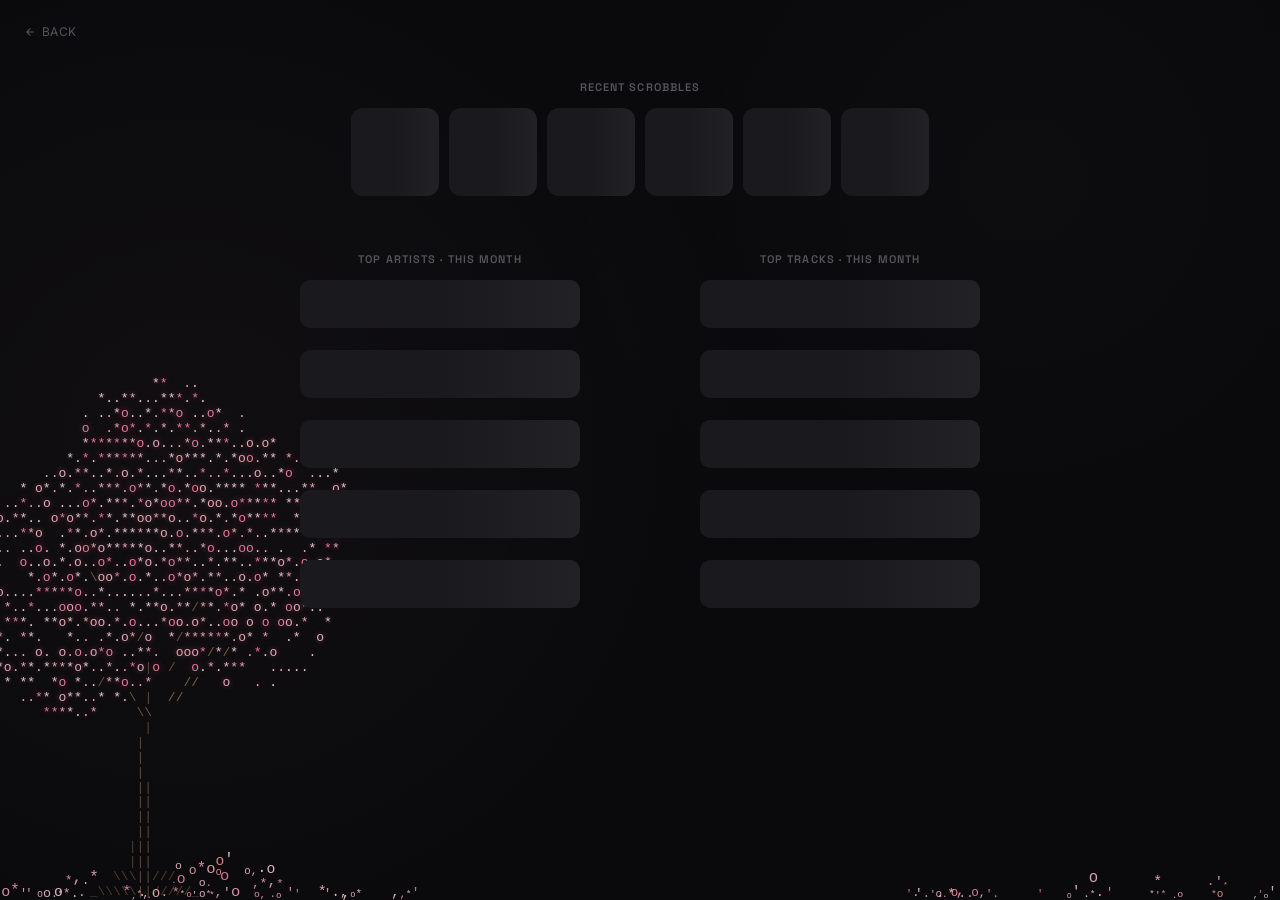
<file: music/index.html>
<!DOCTYPE html>
<html lang="en">
<head>
<meta charset="UTF-8">
<meta name="viewport" content="width=device-width, initial-scale=1.0">
<title>satori / music</title>
<link rel="icon" href="https://segs.lol/IEPPV1.png">
<link rel="preconnect" href="https://fonts.googleapis.com">
<link rel="preconnect" href="https://fonts.gstatic.com" crossorigin>
<link href="https://fonts.googleapis.com/css2?family=Space+Grotesk:wght@400;500;600;700&family=Inter:wght@400;500;600&display=swap" rel="stylesheet">
<style>
  :root {
    --bg:          #0a0a0c;
    --card:        #111114;
    --line:        rgba(255,255,255,0.08);
    --line-strong: rgba(255,255,255,0.22);
    --glow:        rgba(255,255,255,0.06);
    --glow-strong: rgba(255,255,255,0.14);
    --text:        #f2f2f0;
    --text-dim:    #8a8a8f;
    --text-dimmer: #55555c;
  }

  * { box-sizing: border-box; margin: 0; padding: 0; }

  html, body {
    background: var(--bg);
    color: var(--text);
    font-family: 'Inter', sans-serif;
    min-height: 100vh;
  }

  body::before {
    content: "";
    position: fixed; inset: 0;
    background-image:
      radial-gradient(circle at 15% 50%, rgba(255,182,193,0.03), transparent 50%),
      radial-gradient(circle at 80% 20%, rgba(255,255,255,0.015), transparent 40%);
    pointer-events: none;
    z-index: 0;
  }

  /* ── layout ── */
  .page {
    position: relative;
    z-index: 1;
    max-width: 860px;
    margin: 0 auto;
    padding: 80px 24px 80px;
  }

  /* ── back link ── */
  .back-link {
    position: fixed;
    top: 24px;
    left: 24px;
    display: inline-flex;
    align-items: center;
    gap: 6px;
    text-decoration: none;
    color: var(--text-dimmer);
    font-size: 12px;
    letter-spacing: 0.04em;
    text-transform: uppercase;
    transition: color 0.2s;
    z-index: 10;
  }
  .back-link:hover { color: var(--text-dim); }
  .back-link svg { width: 12px; height: 12px; }

  /* ── section headers ── */
  .section-label {
    font-family: 'Space Grotesk', sans-serif;
    font-size: 11px;
    font-weight: 600;
    letter-spacing: 0.1em;
    text-transform: uppercase;
    color: var(--text-dimmer);
    margin-bottom: 14px;
  }
  .section-label.centered { text-align: center; }

  /* ── now playing pill ── */
  .now-playing-pill {
    display: inline-flex;
    align-items: center;
    gap: 6px;
    background: rgba(255,255,255,0.04);
    border: 1px solid var(--line);
    border-radius: 20px;
    padding: 4px 10px 4px 8px;
    font-size: 11px;
    color: var(--text-dim);
    margin-bottom: 14px;
  }
  .now-playing-dot {
    width: 6px; height: 6px;
    border-radius: 50%;
    background: #fff;
    animation: pulse 1.6s ease-in-out infinite;
  }
  @keyframes pulse {
    0%, 100% { opacity: 1; transform: scale(1); }
    50%       { opacity: 0.4; transform: scale(0.75); }
  }

  /* ── recent scrobbles slider ── */
  .slider-wrap {
    position: relative;
    margin-bottom: 52px;
  }

  .slider {
    display: flex;
    gap: 10px;
    overflow-x: auto;
    overflow-y: visible;
    scroll-snap-type: x mandatory;
    -webkit-overflow-scrolling: touch;
    scrollbar-width: none;
    padding-bottom: 4px;
    padding-left: calc((100% - (88px * 6 + 10px * 5)) / 2);
    padding-right: calc((100% - (88px * 6 + 10px * 5)) / 2);
  }
  .slider::-webkit-scrollbar { display: none; }

  .scrobble-card {
    position: relative;
    flex: 0 0 88px;
    width: 88px;
    height: 88px;
    scroll-snap-align: start;
    border-radius: 12px;
    overflow: hidden;
    cursor: default;
    z-index: 1;
    transition: flex-basis 0.25s ease, width 0.25s ease;
    display: flex;
    align-items: stretch;
  }
  .scrobble-card:hover {
    flex-basis: 248px;
    width: 248px;
    overflow: visible;
  }
  .scrobble-card:hover { z-index: 10; }

  .scrobble-card.now .scrobble-art,
  .scrobble-card.now .scrobble-art-placeholder {
    box-shadow: 0 0 0 2px rgba(255,255,255,0.28);
  }

  .scrobble-art {
    width: 88px;
    height: 88px;
    border-radius: 12px;
    object-fit: cover;
    display: block;
    background: #1a1a1e;
    flex-shrink: 0;
    transition: border-radius 0.25s ease;
  }
  .scrobble-card:hover .scrobble-art {
    border-radius: 12px 0 0 12px;
  }
  .scrobble-art-placeholder {
    width: 88px;
    height: 88px;
    border-radius: 12px;
    background: #1a1a1e;
    display: flex;
    align-items: center;
    justify-content: center;
    color: var(--text-dimmer);
    font-size: 24px;
    flex-shrink: 0;
    transition: border-radius 0.25s ease;
  }
  .scrobble-card:hover .scrobble-art-placeholder {
    border-radius: 12px 0 0 12px;
  }

  .scrobble-info {
    width: 0;
    height: 88px;
    display: flex;
    flex-direction: column;
    justify-content: center;
    padding: 0;
    background: rgba(14,14,18,0.92);
    backdrop-filter: blur(10px);
    -webkit-backdrop-filter: blur(10px);
    border: 1px solid var(--line-strong);
    border-left: none;
    border-radius: 0 12px 12px 0;
    overflow: hidden;
    opacity: 0;
    transition: width 0.25s ease, opacity 0.2s ease, padding 0.25s ease;
    white-space: nowrap;
    flex-shrink: 0;
  }
  .scrobble-card:hover .scrobble-info {
    width: 160px;
    opacity: 1;
    padding: 0 14px;
  }

  .scrobble-name {
    font-family: 'Space Grotesk', sans-serif;
    font-size: 12px;
    font-weight: 600;
    color: var(--text);
    white-space: nowrap;
    overflow: hidden;
    text-overflow: ellipsis;
    margin-bottom: 3px;
  }
  .scrobble-artist {
    font-size: 11px;
    color: var(--text-dim);
    white-space: nowrap;
    overflow: hidden;
    text-overflow: ellipsis;
  }
  .scrobble-time {
    font-size: 10px;
    color: var(--text-dimmer);
    margin-top: 4px;
  }

  .slider-wrap::after {
    content: '';
    position: absolute;
    right: 0; top: 0; bottom: 0;
    width: 48px;
    background: linear-gradient(to right, transparent, var(--bg));
    pointer-events: none;
    z-index: 2;
    display: none;
  }

  /* ── two column grid ── */
  .cols {
    display: grid;
    grid-template-columns: 1fr 1fr;
    gap: 120px;
    max-width: 680px;
    margin: 0 auto;
  }
  @media (max-width: 600px) {
    .cols { grid-template-columns: 1fr; }
  }

  .cols > div > .section-label { text-align: center; }

  /* ── top list cards ── */
  .top-list {
    display: flex;
    flex-direction: column;
    gap: 22px;
  }

  .top-item {
    display: flex;
    align-items: center;
    gap: 10px;
    background: var(--card);
    border: 1px solid var(--line);
    border-radius: 10px;
    padding: 7px 10px;
    text-decoration: none;
    color: inherit;
    transition: border-color 0.2s, background 0.2s, transform 0.2s;
  }
  .top-item:hover {
    border-color: var(--line-strong);
    background: #141418;
    transform: translateX(3px);
  }

  .top-rank {
    font-family: 'Space Grotesk', sans-serif;
    font-size: 11px;
    font-weight: 700;
    color: var(--text-dimmer);
    width: 14px;
    text-align: center;
    flex-shrink: 0;
  }

  .top-art {
    width: 32px;
    height: 32px;
    border-radius: 6px;
    object-fit: cover;
    background: #1a1a1e;
    flex-shrink: 0;
  }
  .top-art-placeholder {
    width: 32px;
    height: 32px;
    border-radius: 6px;
    background: #1a1a1e;
    display: flex;
    align-items: center;
    justify-content: center;
    font-size: 14px;
    flex-shrink: 0;
    color: var(--text-dimmer);
  }

  .top-info {
    flex: 1;
    min-width: 0;
  }
  .top-name {
    font-family: 'Space Grotesk', sans-serif;
    font-size: 12px;
    font-weight: 600;
    color: var(--text);
    white-space: nowrap;
    overflow: hidden;
    text-overflow: ellipsis;
  }
  .top-sub {
    font-size: 10px;
    color: var(--text-dim);
    white-space: nowrap;
    overflow: hidden;
    text-overflow: ellipsis;
    margin-top: 1px;
  }

  .top-plays {
    font-family: 'Space Grotesk', sans-serif;
    font-size: 11px;
    font-weight: 600;
    color: var(--text-dimmer);
    flex-shrink: 0;
    text-align: right;
  }
  .top-plays span {
    display: block;
    font-size: 9px;
    font-weight: 400;
    color: var(--text-dimmer);
  }

  /* ── skeleton loader ── */
  .skeleton {
    background: linear-gradient(90deg, #1a1a1e 25%, #222226 50%, #1a1a1e 75%);
    background-size: 200% 100%;
    animation: shimmer 1.4s infinite;
    border-radius: 8px;
  }
  @keyframes shimmer {
    0%   { background-position: 200% 0; }
    100% { background-position: -200% 0; }
  }

  .skeleton-scrobble {
    flex: 0 0 88px;
    width: 88px;
    height: 88px;
    border-radius: 12px;
  }
  .skeleton-item {
    height: 48px;
    border-radius: 10px;
  }

  /* ── cherry blossom tree ── */
  .blossom-tree {
    position: fixed;
    left: -4px;
    bottom: 0;
    font-family: 'Courier New', monospace;
    font-size: 13px;
    line-height: 1.15;
    letter-spacing: 0;
    white-space: pre;
    pointer-events: none;
    user-select: none;
    z-index: 0;
    opacity: 0.90;
  }
  .blossom-tree .trunk       { color: #6b4c36; }
  .blossom-tree .branch      { color: #8a6848; }
  .blossom-tree .branch-thin { color: #7a5a3e; }
  .blossom-tree .blossom     { color: #ffb7c5; text-shadow: 0 0 6px rgba(255,150,180,0.5); }
  .blossom-tree .blossom-deep{ color: #ff85a8; text-shadow: 0 0 8px rgba(255,100,160,0.6); }
  .blossom-tree .blossom-pale{ color: #ffd6e3; text-shadow: 0 0 4px rgba(255,180,210,0.4); }
  .blossom-tree .root        { color: #5a4030; }

  .petal {
    position: fixed;
    font-family: 'Courier New', monospace;
    pointer-events: none;
    user-select: none;
    z-index: 0;
    font-size: 13px;
    line-height: 1;
    will-change: transform, opacity;
    animation: drift linear forwards;
  }
  @keyframes drift {
    0%   { transform: translate(0, 0) rotate(var(--rot-start)); opacity: 0; }
    6%   { opacity: var(--petal-opacity); }
    90%  { opacity: calc(var(--petal-opacity) * 0.5); }
    100% { transform: translate(var(--drift-x), var(--drift-y)) rotate(var(--rot-end)); opacity: 0; }
  }

  #bg-layer {
    position: fixed;
    inset: 0;
    pointer-events: none;
    z-index: 0;
  }

  #petal-floor {
    position: fixed;
    bottom: 0;
    left: 0;
    width: 100%;
    height: 0;
    overflow: visible;
    pointer-events: none;
    user-select: none;
    z-index: 0;
    font-family: 'Courier New', monospace;
    line-height: 1.1;
  }
  .floor-col {
    position: absolute;
    bottom: 0;
    display: flex;
    flex-direction: column-reverse;
    align-items: center;
  }
  .floor-petal {
    display: block;
    line-height: 1;
    transition: opacity 2s ease-out;
  }
  @media (max-width: 860px) { .blossom-tree { font-size: 10px; } }
</style>
</head>
<body>
<div id="bg-layer" aria-hidden="true">
  <div class="blossom-tree" id="blossom-tree"></div>
  <div id="petal-floor"></div>
</div>

<a class="back-link" href="/home">
    <svg viewBox="0 0 24 24" fill="currentColor"><path d="M20 11H7.83l5.59-5.59L12 4l-8 8 8 8 1.41-1.41L7.83 13H20v-2z"/></svg>
    back
  </a>

<div class="page">

  <!-- recent scrobbles -->
  <div class="section-label centered">recent scrobbles</div>
  <div id="now-playing-wrap"></div>
  <div class="slider-wrap">
    <div class="slider" id="slider">
      <!-- skeletons while loading -->
      <div class="skeleton skeleton-scrobble"></div>
      <div class="skeleton skeleton-scrobble"></div>
      <div class="skeleton skeleton-scrobble"></div>
      <div class="skeleton skeleton-scrobble"></div>
      <div class="skeleton skeleton-scrobble"></div>
      <div class="skeleton skeleton-scrobble"></div>
    </div>
  </div>

  <!-- top artists + top tracks -->
  <div class="cols">
    <div>
      <div class="section-label">top artists · this month</div>
      <div class="top-list" id="top-artists">
        <div class="skeleton skeleton-item"></div>
        <div class="skeleton skeleton-item"></div>
        <div class="skeleton skeleton-item"></div>
        <div class="skeleton skeleton-item"></div>
        <div class="skeleton skeleton-item"></div>
      </div>
    </div>
    <div>
      <div class="section-label">top tracks · this month</div>
      <div class="top-list" id="top-tracks">
        <div class="skeleton skeleton-item"></div>
        <div class="skeleton skeleton-item"></div>
        <div class="skeleton skeleton-item"></div>
        <div class="skeleton skeleton-item"></div>
        <div class="skeleton skeleton-item"></div>
      </div>
    </div>
  </div>

</div>

<script>
  const API = 'https://api.satos.cc';

  function timeAgo(ts) {
    if (!ts) return '';
    const diff = Date.now() - ts;
    const m = Math.floor(diff / 60000);
    if (m < 1)  return 'just now';
    if (m < 60) return `${m}m ago`;
    const h = Math.floor(m / 60);
    if (h < 24) return `${h}h ago`;
    return `${Math.floor(h / 24)}d ago`;
  }

  function artImg(src, cls, alt, initial) {
    if (src && !src.includes('2a96cbd8b46e442fc41c2b86b821562f') && src.trim() !== '') {
      return `<img class="${cls}" src="${src}" alt="${alt}" loading="lazy">`;
    }
    const letter = initial ? initial.charAt(0).toUpperCase() : '♪';
    return `<div class="${cls}-placeholder" style="font-family:'Space Grotesk',sans-serif;font-size:14px;font-weight:700;color:var(--text-dim)">${letter}</div>`;
  }

  // ── recent scrobbles ──────────────────────────────────────────
  async function loadRecent() {
    const res   = await fetch(`${API}/music/recent`);
    const tracks = await res.json();
    const slider = document.getElementById('slider');
    const npWrap = document.getElementById('now-playing-wrap');

    const nowPlaying = tracks.find(t => t.nowPlaying);
    if (nowPlaying) {
      npWrap.innerHTML = `
        <div class="now-playing-pill">
          <span class="now-playing-dot"></span>
          now playing — ${nowPlaying.name}
        </div>`;
    }

    slider.innerHTML = tracks.map(t => `
      <div class="scrobble-card${t.nowPlaying ? ' now' : ''}">
        ${artImg(t.image, 'scrobble-art', t.name, t.name)}
        <div class="scrobble-info">
          <div class="scrobble-name">${t.name}</div>
          <div class="scrobble-artist">${t.artist}</div>
          <div class="scrobble-time">${t.nowPlaying ? '▶ now playing' : timeAgo(t.date)}</div>
        </div>
      </div>
    `).join('');
  }

  // ── top artists ───────────────────────────────────────────────
  async function loadTopArtists() {
    const res     = await fetch(`${API}/music/top-artists`);
    const artists = await res.json();
    document.getElementById('top-artists').innerHTML = artists.map((a, i) => `
      <a class="top-item" href="${a.url}" target="_blank" rel="noopener">
        <span class="top-rank">${i + 1}</span>
        ${artImg(a.image, 'top-art', a.name, a.name)}
        <div class="top-info">
          <div class="top-name">${a.name}</div>
        </div>
        <div class="top-plays">${a.plays.toLocaleString()}<span>plays</span></div>
      </a>
    `).join('');
  }

  // ── top tracks ────────────────────────────────────────────────
  async function loadTopTracks() {
    const res    = await fetch(`${API}/music/top-tracks`);
    const tracks = await res.json();
    document.getElementById('top-tracks').innerHTML = tracks.map((t, i) => `
      <a class="top-item" href="${t.url}" target="_blank" rel="noopener">
        <span class="top-rank">${i + 1}</span>
        ${artImg(t.image, 'top-art', t.name, t.name)}
        <div class="top-info">
          <div class="top-name">${t.name}</div>
          <div class="top-sub">${t.artist}</div>
        </div>
        <div class="top-plays">${t.plays.toLocaleString()}<span>plays</span></div>
      </a>
    `).join('');
  }

  // load all, refresh recent every 30s
  loadRecent();
  loadTopArtists();
  loadTopTracks();
  setInterval(loadRecent, 30000);

  // ── scroll wheel → horizontal scroll on slider ────────────────
  const sliderEl = document.getElementById('slider');
  sliderEl.addEventListener('wheel', (e) => {
    if (Math.abs(e.deltaY) > Math.abs(e.deltaX)) {
      e.preventDefault();
      sliderEl.scrollLeft += e.deltaY;
    }
  }, { passive: false });

  // ── keyboard nav ──────────────────────────────────────────────
  const NAV = { home:'/home', japan:'/jp', music:'/music', anime:'/anime', github:'/git', movies:'/movies', socials:'/' };
  const MAX_LEN = Math.max(...Object.keys(NAV).map(k => k.length));
  let navBuffer = '';
  document.addEventListener('keydown', (e) => {
    if (e.metaKey || e.ctrlKey || e.altKey || e.key.length !== 1) return;
    navBuffer += e.key.toLowerCase();
    if (navBuffer.length > MAX_LEN) navBuffer = navBuffer.slice(-MAX_LEN);
    for (const [word, url] of Object.entries(NAV)) {
      if (navBuffer.endsWith(word)) { window.location.href = url; return; }
    }
  });

  // ── cherry blossom tree ───────────────────────────────────────
  const treeEl = document.getElementById('blossom-tree');
  const GRID_W = 58, GRID_H = 42;
  let grid, blossomCells;

  function makeGrid() {
    const g = [];
    for (let y = 0; y < GRID_H; y++) g.push(new Array(GRID_W).fill(' '));
    return g;
  }

  function setCell(x, y, ch, cls) {
    if (x < 0 || x >= GRID_W || y < 0 || y >= GRID_H) return;
    const existing = grid[y][x];
    if (typeof existing === 'string' && existing.includes('blossom')) return;
    grid[y][x] = cls ? `<span class="${cls}">${ch}</span>` : ch;
    if (cls && cls.startsWith('blossom')) blossomCells.push({ x, y });
  }

  let rngSeed = 137;
  function rand() {
    rngSeed = (rngSeed * 1664525 + 1013904223) & 0xffffffff;
    return (rngSeed >>> 0) / 0xffffffff;
  }

  function drawBranch(x, y, dx, dy, len, cls) {
    for (let i = 0; i < len; i++) {
      const nx = Math.round(x + dx * i), ny = Math.round(y + dy * i);
      let ch;
      if (Math.abs(dx) < 0.1)      ch = '|';
      else if (Math.abs(dy) < 0.1) ch = '_';
      else if (dx > 0 && dy < 0)   ch = '/';
      else if (dx < 0 && dy < 0)   ch = '\\';
      else if (dx > 0 && dy > 0)   ch = '\\';
      else                          ch = '/';
      setCell(nx, ny, ch, cls);
    }
  }

  function placeBlossom(cx, cy, r) {
    const offsets = [];
    for (let ly = -r; ly <= r; ly++)
      for (let lx = -r * 2; lx <= r * 2; lx++) {
        const dist = Math.sqrt((lx / (r * 2.1)) ** 2 + (ly / (r * 0.85)) ** 2);
        if (dist <= 1) offsets.push([lx, ly]);
      }
    for (const [lx, ly] of offsets) {
      if (rand() < 0.72) {
        let cls, ch;
        const v = rand();
        if (v < 0.15)      { cls = 'blossom-deep'; ch = rand() < 0.5 ? '*' : 'o'; }
        else if (v < 0.55) { cls = 'blossom';      ch = rand() < 0.4 ? '*' : rand() < 0.5 ? '.' : 'o'; }
        else               { cls = 'blossom-pale';  ch = rand() < 0.6 ? '.' : '*'; }
        setCell(cx + lx, cy + ly, ch, cls);
      }
    }
  }

  function initTree() {
    rngSeed = 137; grid = makeGrid(); blossomCells = [];
    const trunkBaseX = 18, trunkBaseY = GRID_H - 1, trunkHeight = 22;
    for (let i = 0; i < trunkHeight; i++) {
      const t = i / trunkHeight, wobble = Math.round(t * t * 2);
      const x = trunkBaseX + wobble, y = trunkBaseY - i;
      setCell(x, y, wobble > 0 && i === trunkHeight - 1 ? '/' : '|', 'trunk');
      if (i < 8) setCell(x + 1, y, '|', 'trunk');
      if (i < 4) setCell(x - 1, y, '|', 'root');
    }
    const rx = trunkBaseX, ry = trunkBaseY;
    for (let i = 1; i <= 5; i++) { setCell(rx - i, ry, '\\', 'root'); setCell(rx + 1 + i, ry, '/', 'root'); }
    setCell(rx - 6, ry, '_', 'root'); setCell(rx + 7, ry, '_', 'root');
    for (let i = 1; i <= 3; i++) { setCell(rx - i, ry - 1, '\\', 'root'); setCell(rx + 1 + i, ry - 1, '/', 'root'); }
    const tipX = trunkBaseX + 2, tipY = trunkBaseY - trunkHeight;
    const scaffolds = [
      { sx: -1, sy: 6,  angle: 145, len: 13 }, { sx: -1, sy: 10, angle: 155, len: 10 },
      { sx: 2,  sy: 5,  angle: 35,  len: 14 }, { sx: 2,  sy: 9,  angle: 25,  len: 11 },
      { sx: 1,  sy: 0,  angle: 100, len: 9  }, { sx: 1,  sy: 0,  angle: 80,  len: 9  },
      { sx: 0,  sy: 2,  angle: 120, len: 8  }, { sx: 2,  sy: 2,  angle: 60,  len: 8  },
      { sx: 0,  sy: 7,  angle: 130, len: 7  }, { sx: 2,  sy: 7,  angle: 50,  len: 7  },
    ];
    const branchTips = [];
    for (const sc of scaffolds) {
      const startX = tipX + sc.sx, startY = tipY + sc.sy;
      const rad = (sc.angle * Math.PI) / 180, dx = Math.cos(rad), dy = -Math.sin(rad);
      drawBranch(startX, startY, dx, dy, sc.len, sc.len >= 11 ? 'branch' : 'branch-thin');
      branchTips.push({ x: Math.round(startX + dx * sc.len), y: Math.round(startY + dy * sc.len), r: Math.floor(sc.len / 3.2) + 2 });
      for (let s = 0; s < 2; s++) {
        if (rand() < 0.65) {
          const split = 0.4 + rand() * 0.4;
          const bx = Math.round(startX + dx * sc.len * split), by = Math.round(startY + dy * sc.len * split);
          const spread = (rand() < 0.5 ? 1 : -1) * (25 + rand() * 30);
          const brad = ((sc.angle + spread) * Math.PI) / 180;
          const subLen = Math.floor(sc.len * (0.4 + rand() * 0.3));
          drawBranch(bx, by, Math.cos(brad), -Math.sin(brad), subLen, 'branch-thin');
          branchTips.push({ x: Math.round(bx + Math.cos(brad) * subLen), y: Math.round(by - Math.sin(brad) * subLen), r: 2 });
        }
      }
    }
    for (const tip of branchTips) placeBlossom(tip.x, tip.y, tip.r);
    for (let pass = 0; pass < 6; pass++) {
      placeBlossom(tipX + Math.round((rand() - 0.45) * 22), tipY - Math.round(rand() * 8), 3 + Math.floor(rand() * 3));
    }
  }

  initTree();
  treeEl.innerHTML = grid.map(r => r.join('')).join('\n');

  // ── drifting petals ───────────────────────────────────────────
  const PETAL_CHARS  = ['*', '.', 'o', "'", ','];
  const PETAL_COUNT  = 55;
  const PETAL_COLORS = ['hsl(345,100%,88%)','hsl(350,100%,82%)','hsl(340,100%,78%)','hsl(355,100%,92%)','hsl(320,80%,85%)'];

  function getBlossomOrigin() {
    if (!blossomCells.length) return null;
    const cell = blossomCells[Math.floor(Math.random() * blossomCells.length)];
    const rect = treeEl.getBoundingClientRect();
    return { x: rect.left + cell.x * 7.8 + (Math.random() - 0.5) * 20, y: rect.top + cell.y * 14.95 + (Math.random() - 0.5) * 14 };
  }

  const floorEl = document.getElementById('petal-floor');
  const COL_W = 18, MAX_PILE = 6;
  const floorCols = {};

  function getFloorCol(x) {
    const idx = Math.floor(x / COL_W);
    if (!floorCols[idx]) floorCols[idx] = { rows: [], baseX: idx * COL_W };
    return floorCols[idx];
  }

  function makeRowSpans(color) {
    const count = 1 + Math.floor(Math.random() * 4), spans = [];
    for (let i = 0; i < count; i++) {
      const s = document.createElement('span');
      s.className = 'floor-petal';
      s.textContent = PETAL_CHARS[Math.floor(Math.random() * PETAL_CHARS.length)];
      s.style.cssText = `font-size:${8 + Math.random() * 8}px;color:hsl(${330 + Math.random() * 30},90%,${75 + Math.random() * 18}%);opacity:0.85;`;
      spans.push(s);
    }
    return spans;
  }

  function landPetal(x, color) {
    const col = getFloorCol(x);
    if (col.rows.length >= MAX_PILE) return;
    const rowEl = document.createElement('div');
    rowEl.style.cssText = 'display:flex;align-items:flex-end;justify-content:center;line-height:1;';
    makeRowSpans(color).forEach(s => rowEl.appendChild(s));
    let colEl = floorEl.querySelector(`[data-col="${Math.floor(x / COL_W)}"]`);
    if (!colEl) {
      colEl = document.createElement('div');
      colEl.className = 'floor-col'; colEl.dataset.col = Math.floor(x / COL_W);
      colEl.style.left  = (col.baseX + (Math.random() - 0.5) * COL_W * 0.6) + 'px';
      colEl.style.width = (COL_W + Math.floor(Math.random() * 8)) + 'px';
      floorEl.appendChild(colEl);
    }
    colEl.appendChild(rowEl);
    col.rows.push({ el: rowEl, age: 0 });
  }

  setInterval(() => {
    for (const idx of Object.keys(floorCols)) {
      const col = floorCols[idx];
      if (!col.rows.length) continue;
      col.rows.forEach(r => r.age++);
      const bottom = col.rows[0];
      if (bottom && bottom.age > 24) {
        bottom.el.style.transition = 'opacity 3s ease-out'; bottom.el.style.opacity = '0';
        setTimeout(() => bottom.el.remove(), 3000);
        col.rows.shift();
      }
    }
  }, 8000);

  function spawnPetal(initialDelay) {
    const el = document.createElement('span');
    el.className = 'petal';
    el.textContent = PETAL_CHARS[Math.floor(Math.random() * PETAL_CHARS.length)];
    function launch(origin) {
      if (origin) { el.style.left = origin.x + 'px'; el.style.top = origin.y + 'px'; }
      else { el.style.left = (Math.random() * window.innerWidth * 0.18) + 'px'; el.style.top = (Math.random() * window.innerHeight * 0.75) + 'px'; }
      const startX = parseFloat(el.style.left);
      const driftX = window.innerWidth * (0.55 + Math.random() * 0.55);
      const driftY = window.innerHeight * (0.05 + Math.random() * 0.6);
      const rotStart = (Math.random() - 0.5) * 40, rotEnd = rotStart + (Math.random() - 0.5) * 200;
      const duration = 7000 + Math.random() * 12000;
      const opacity = 0.55 + Math.random() * 0.45;
      const color = PETAL_COLORS[Math.floor(Math.random() * PETAL_COLORS.length)];
      el.style.setProperty('--drift-x', driftX + 'px'); el.style.setProperty('--drift-y', driftY + 'px');
      el.style.setProperty('--rot-start', rotStart + 'deg'); el.style.setProperty('--rot-end', rotEnd + 'deg');
      el.style.setProperty('--petal-opacity', opacity);
      el.style.animationDuration = duration + 'ms'; el.style.animationDelay = (initialDelay ?? 0) + 'ms';
      el.style.fontSize = (10 + Math.random() * 5) + 'px'; el.style.color = color;
      el.style.animationName = 'none'; void el.offsetWidth; el.style.animationName = 'drift';
      el.addEventListener('animationend', () => {
        if (driftY > window.innerHeight * 0.3 && Math.random() < 0.35) { const lx = startX + driftX; if (lx >= 0 && lx <= window.innerWidth) landPetal(lx, color); }
        el.style.animationDelay = '0ms';
        setTimeout(() => launch(getBlossomOrigin()), 200 + Math.random() * 1800);
      }, { once: true });
    }
    document.getElementById('bg-layer').appendChild(el);
    launch(getBlossomOrigin());
  }

  for (let i = 0; i < PETAL_COUNT; i++) spawnPetal(i < 12 ? -(Math.random() * 9000) : Math.random() * 6000);

  setTimeout(() => {
    const rect = treeEl.getBoundingClientRect();
    const cx = rect.left + rect.width * 0.35, spread = rect.width * 1.1;
    for (let i = 0; i < 38; i++) {
      const u1 = Math.random(), u2 = Math.random();
      const gauss = Math.sqrt(-2 * Math.log(u1 + 0.0001)) * Math.cos(2 * Math.PI * u2);
      const x = cx + gauss * (spread * 0.3) + Math.random() * spread * 0.25;
      if (x < 0 || x > window.innerWidth) continue;
      const col = getFloorCol(x);
      if (col.rows.length >= 3) continue;
      const color = PETAL_COLORS[Math.floor(Math.random() * PETAL_COLORS.length)];
      const rowEl = document.createElement('div');
      rowEl.style.cssText = 'display:flex;align-items:flex-end;justify-content:center;line-height:1;';
      makeRowSpans(color).forEach(s => rowEl.appendChild(s));
      let colEl = floorEl.querySelector(`[data-col="${Math.floor(x / COL_W)}"]`);
      if (!colEl) {
        colEl = document.createElement('div'); colEl.className = 'floor-col'; colEl.dataset.col = Math.floor(x / COL_W);
        colEl.style.left = (col.baseX + (Math.random() - 0.5) * COL_W * 0.6) + 'px';
        colEl.style.width = (COL_W + Math.floor(Math.random() * 8)) + 'px';
        floorEl.appendChild(colEl);
      }
      colEl.appendChild(rowEl);
      col.rows.push({ el: rowEl, age: Math.floor(Math.random() * 8) });
    }
  }, 100);
</script>
</body>
</html>
</file>
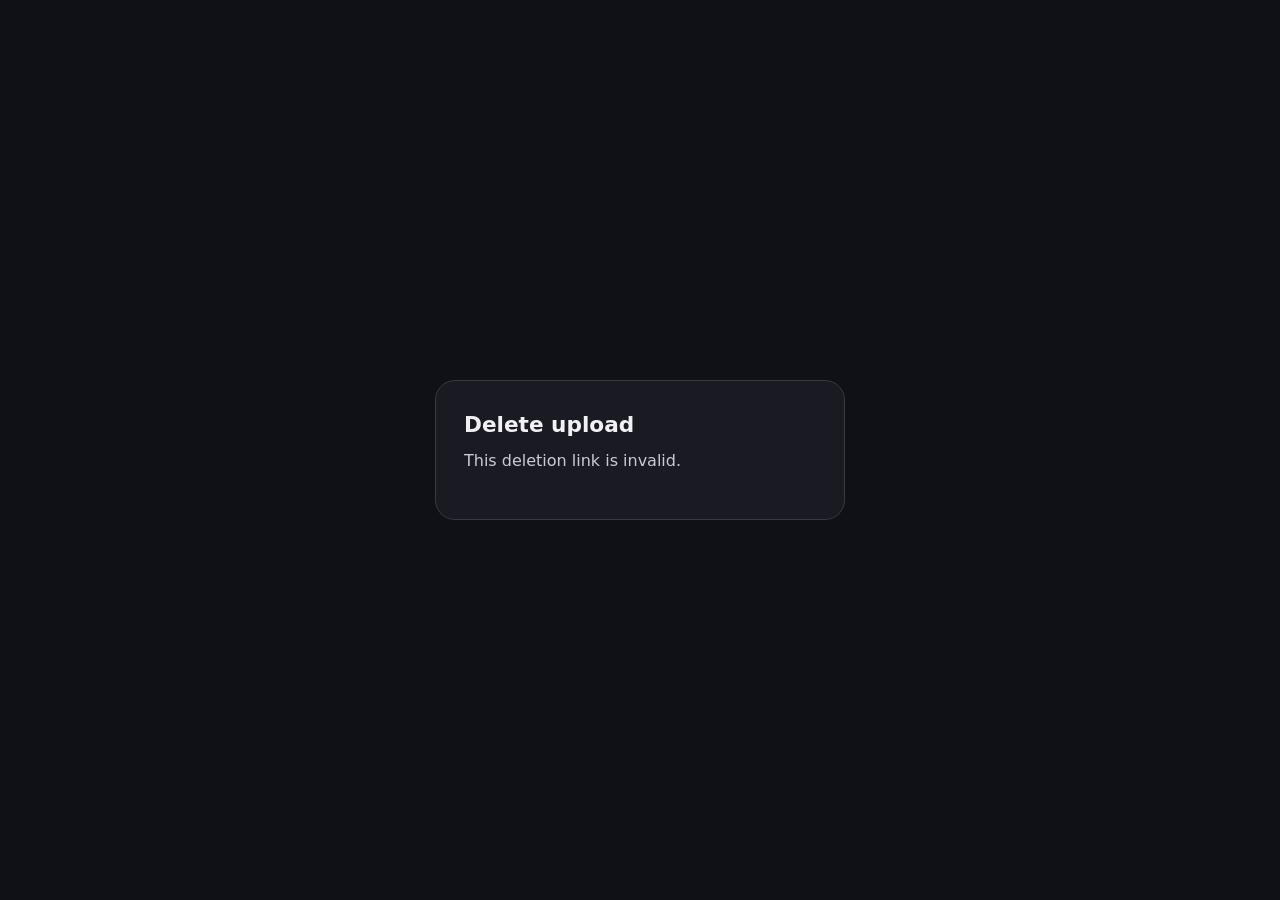
<file: admin/delete-image/index.html>
<!DOCTYPE html>
<html lang="en">
<head>
  <meta charset="UTF-8">
  <meta name="viewport" content="width=device-width, initial-scale=1.0">
  <title>Delete upload · satori</title>
  <style>
    html { color-scheme: dark; }
    body {
      margin: 0;
      min-height: 100svh;
      display: grid;
      place-items: center;
      background: #101116;
      color: #f1f1f5;
      font: 16px/1.5 system-ui, sans-serif;
    }
    main {
      box-sizing: border-box;
      width: min(410px, calc(100% - 32px));
      padding: 28px;
      border-radius: 20px;
      border: 1px solid #393942;
      background: #1a1b22;
    }
    h1 { margin: 0 0 8px; font-size: 1.35rem; }
    p { color: #cccbd4; margin: 0 0 18px; }
    a { color: #dedcef; }
    .actions { display: flex; align-items: center; gap: 16px; flex-wrap: wrap; }
    button {
      border: 1px solid #c87983;
      border-radius: 8px;
      padding: 8px 12px;
      background: #472830;
      color: #fff4f5;
      cursor: pointer;
      font: inherit;
    }
    button:hover { background: #5b333d; }
    button:disabled { opacity: .65; cursor: wait; }
  </style>
</head>
<body>
  <main>
    <h1>Delete upload</h1>
    <p id="status" role="status">This upload will be permanently deleted after you confirm.</p>
    <div class="actions">
      <button id="delete" type="button" hidden>Delete upload</button>
      <a id="sign-in" hidden>Sign in</a>
      <a id="view" hidden>View upload</a>
    </div>
    <noscript>Enable JavaScript to sign in and delete uploads.</noscript>
  </main>
  <script>
    const id = location.pathname.match(/^\/i\/del\/([A-Za-z0-9]{3})\/?$/)?.[1];
    const status = document.getElementById('status');
    const remove = document.getElementById('delete');
    const signIn = document.getElementById('sign-in');
    const view = document.getElementById('view');
    const token = localStorage.getItem('admin_token');

    function showSignIn() {
      remove.hidden = true;
      signIn.hidden = false;
      status.textContent = 'Sign in to delete this upload.';
    }

    if (id) {
      signIn.href = '/home/?delete=' + id;
      view.href = '/i/' + id;
      view.hidden = false;
      if (token) remove.hidden = false;
      else showSignIn();

      remove.addEventListener('click', async () => {
        remove.disabled = true;
        try {
          const response = await fetch('https://api.satos.cc/admin/upload/files/' + id, {
            method: 'DELETE',
            headers: { Authorization: 'Bearer ' + token },
          });
          if (response.status === 401) {
            if (localStorage.getItem('admin_token') === token) localStorage.removeItem('admin_token');
            showSignIn();
            return;
          }
          if (!response.ok) throw new Error('Deletion failed');
          remove.hidden = true;
          view.hidden = true;
          status.textContent = 'Upload deleted.';
        } catch {
          status.textContent = 'Could not delete the upload. Try again.';
        } finally {
          remove.disabled = false;
        }
      });
    } else {
      status.textContent = 'This deletion link is invalid.';
    }
  </script>
</body>
</html>
</file>
